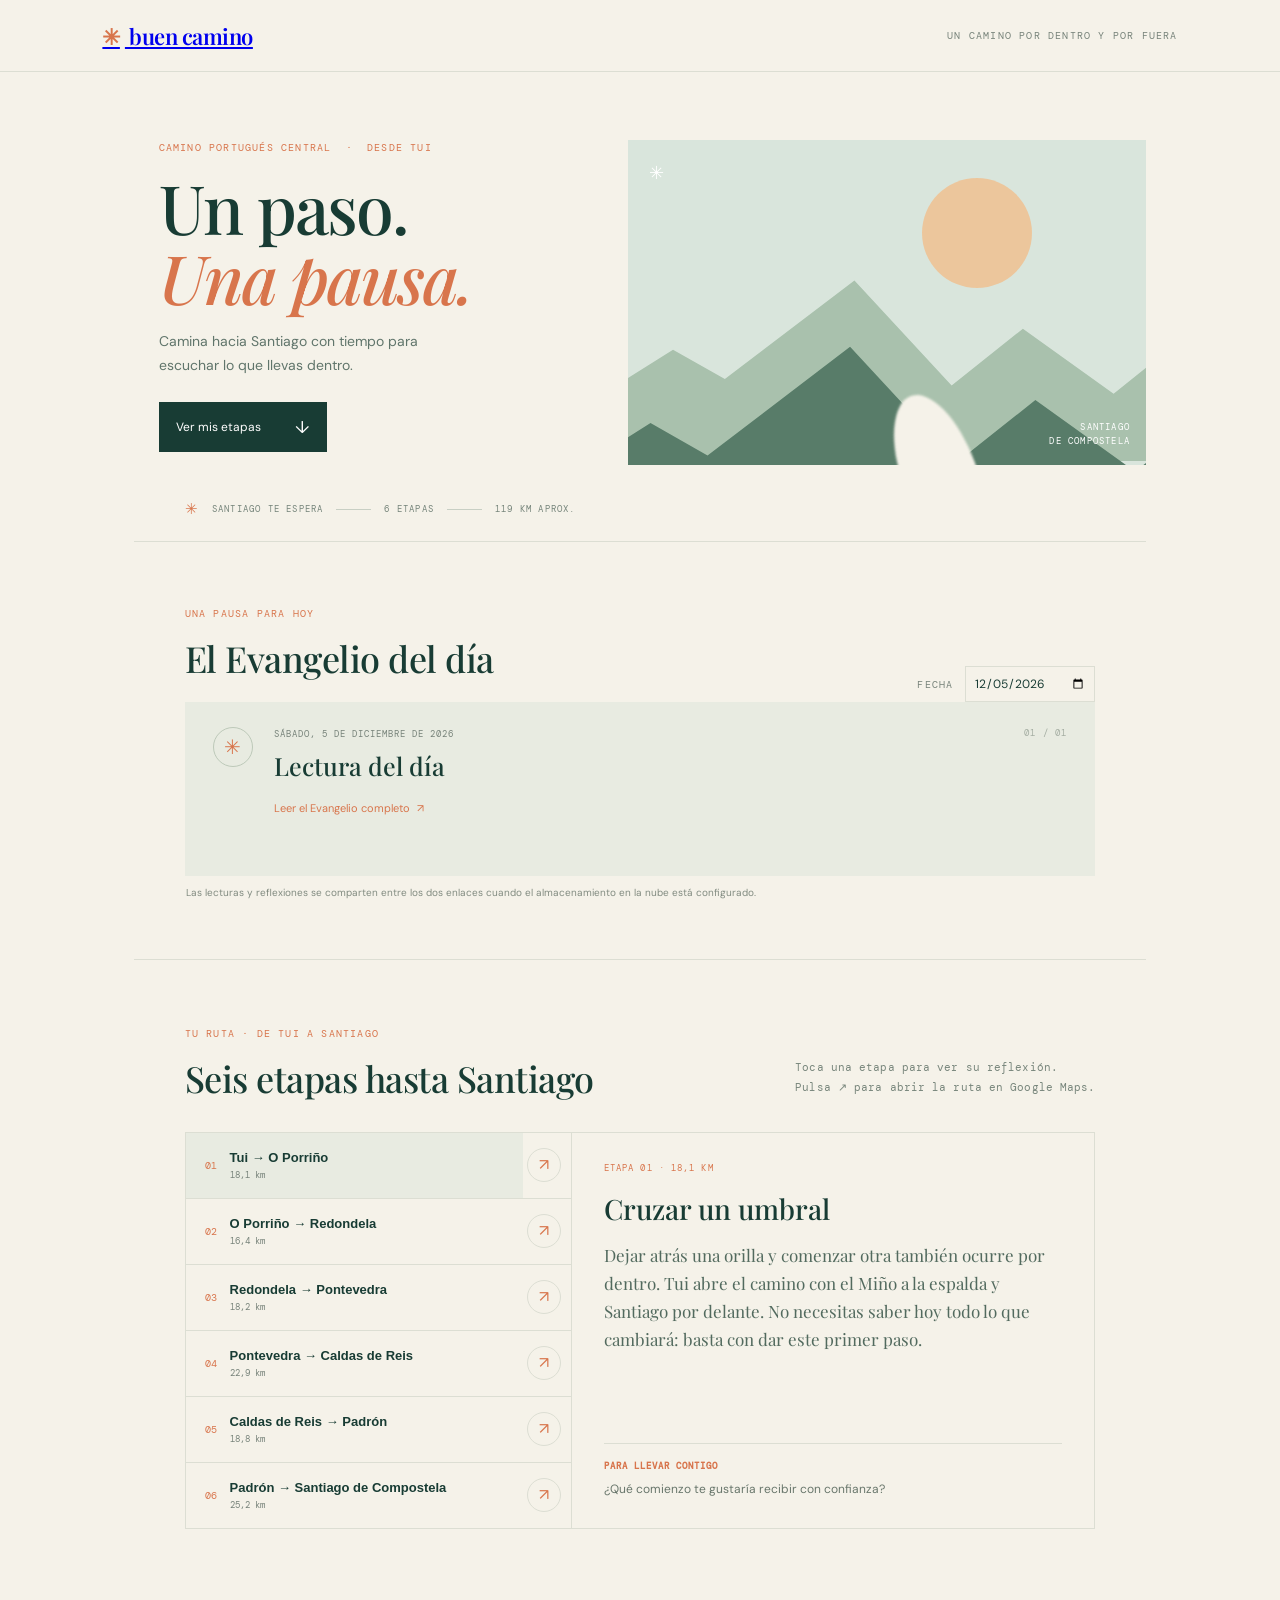
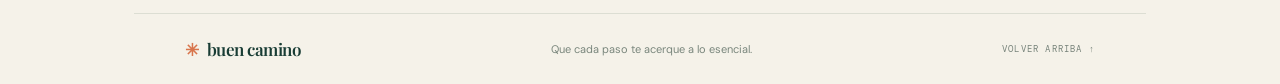
<file: index.html>
<!doctype html>
<html lang="es">
<head>
  <meta charset="utf-8"><meta name="viewport" content="width=device-width, initial-scale=1">
  <meta name="theme-color" content="#f5f2e9"><link rel="manifest" href="manifest.webmanifest"><link rel="icon" href="icon.svg" type="image/svg+xml"><meta name="description" content="Tu camino, paso a paso: etapas, reflexión y Evangelio del día.">
  <title>Buen Camino — una pausa en la ruta</title><link rel="stylesheet" href="styles.css">
</head>
<body>
  <header class="topbar"><a class="brand" href="#inicio"><span class="shell">✳</span> buen camino</a><span class="top-note">UN CAMINO POR DENTRO Y POR FUERA</span></header>
  <main id="inicio">
    <section class="hero">
      <div class="hero-copy"><p class="eyebrow">CAMINO PORTUGUÉS CENTRAL <span>·</span> DESDE TUI</p><h1>Un paso.<br><em>Una pausa.</em></h1><p class="intro">Camina hacia Santiago con tiempo para escuchar lo que llevas dentro.</p><a class="button button-dark" href="#etapas">Ver mis etapas <span>↓</span></a></div>
      <div class="hero-art" aria-label="Ilustración de un sendero hacia las montañas"><div class="sun"></div><div class="ridge ridge-back"></div><div class="ridge ridge-front"></div><div class="path"></div><span class="art-label">SANTIAGO<br>DE COMPOSTELA</span><span class="art-star">✳</span></div>
      <div class="hero-foot"><span>✳</span> SANTIAGO TE ESPERA <span class="foot-line"></span> 6 ETAPAS <span class="foot-line"></span> 119 KM APROX.</div>
    </section>
    <section class="today" aria-labelledby="today-title">
      <div class="today-heading"><div><p class="eyebrow">UNA PAUSA PARA HOY</p><h2 id="today-title">El Evangelio del día</h2></div><label class="date-label">FECHA <input id="reading-date" type="date"></label></div>
      <div class="reading-card"><div class="reading-symbol">✳</div><div class="reading-content"><p id="reading-day" class="reading-day"></p><h3 id="reading-reference">Lc 12, 49-53</h3><p class="reading-caption"></p><p id="reading-text" class="reading-text"></p><div class="reading-links"><a id="reading-link" href="https://www.ewtn.com/es/lecturas/2026-10-22" target="_blank" rel="noreferrer">Leer el Evangelio completo <span>↗</span></a><span class="reading-separator" id="separator-one">·</span><span id="first-reading"></span><span class="reading-separator" id="separator-two">·</span><span id="psalm-reading"></span></div></div><span class="card-index">01 / 01</span></div>
      <details class="edit-panel" id="day-editor" open><summary>Editar lecturas y reflexión de este día</summary><form id="day-form" class="edit-form"><label>Evangelio (referencia)<input name="reference" placeholder="Ej.: Lc 12, 49-53"></label><label>Evangelista<input name="evangelist" placeholder="Ej.: san Lucas"></label><label>Evangelio (texto o notas)<textarea name="gospelText" rows="3" placeholder="Escribe o pega aquí el Evangelio..."></textarea></label><div class="form-row"><label>Primera lectura<input name="first" placeholder="Ej.: Ef 3, 14-21"></label><label>Salmo<input name="psalm" placeholder="Ej.: Salmo 32"></label></div><label>Reflexión del día<textarea name="reflection" rows="3" placeholder="Tu reflexión para esta jornada..."></textarea></label><button class="button button-dark" type="submit">Guardar este día <span>✓</span></button><span class="save-status" id="day-save-status" aria-live="polite"></span></form></details><div class="daily-reflection-wrap" id="daily-reflection-wrap"><p id="daily-reflection" class="daily-reflection"></p></div><p class="source-note">Las lecturas y reflexiones se comparten entre los dos enlaces cuando el almacenamiento en la nube está configurado.</p>
    </section>
    <section class="stages" id="etapas"><div class="section-heading"><div><p class="eyebrow">TU RUTA · DE TUI A SANTIAGO</p><h2>Seis etapas hasta Santiago</h2></div><p class="section-aside">Toca una etapa para ver su reflexión.<br>Pulsa ↗ para abrir la ruta en Google Maps.</p></div>
      <div class="stage-layout"><nav class="stage-list" aria-label="Etapas del Camino" id="stage-list"></nav><article class="reflection" id="reflection" aria-live="polite"></article></div>
    </section>
    <footer><span class="brand"><span class="shell">✳</span> buen camino</span><span>Que cada paso te acerque a lo esencial.</span><a href="#inicio">VOLVER ARRIBA ↑</a></footer>
  </main><script src="config.js"></script><script src="app.js"></script><script>if ("serviceWorker" in navigator && location.protocol !== "file:") navigator.serviceWorker.register("./sw.js").catch(() => {});</script>
</body></html>
</file>
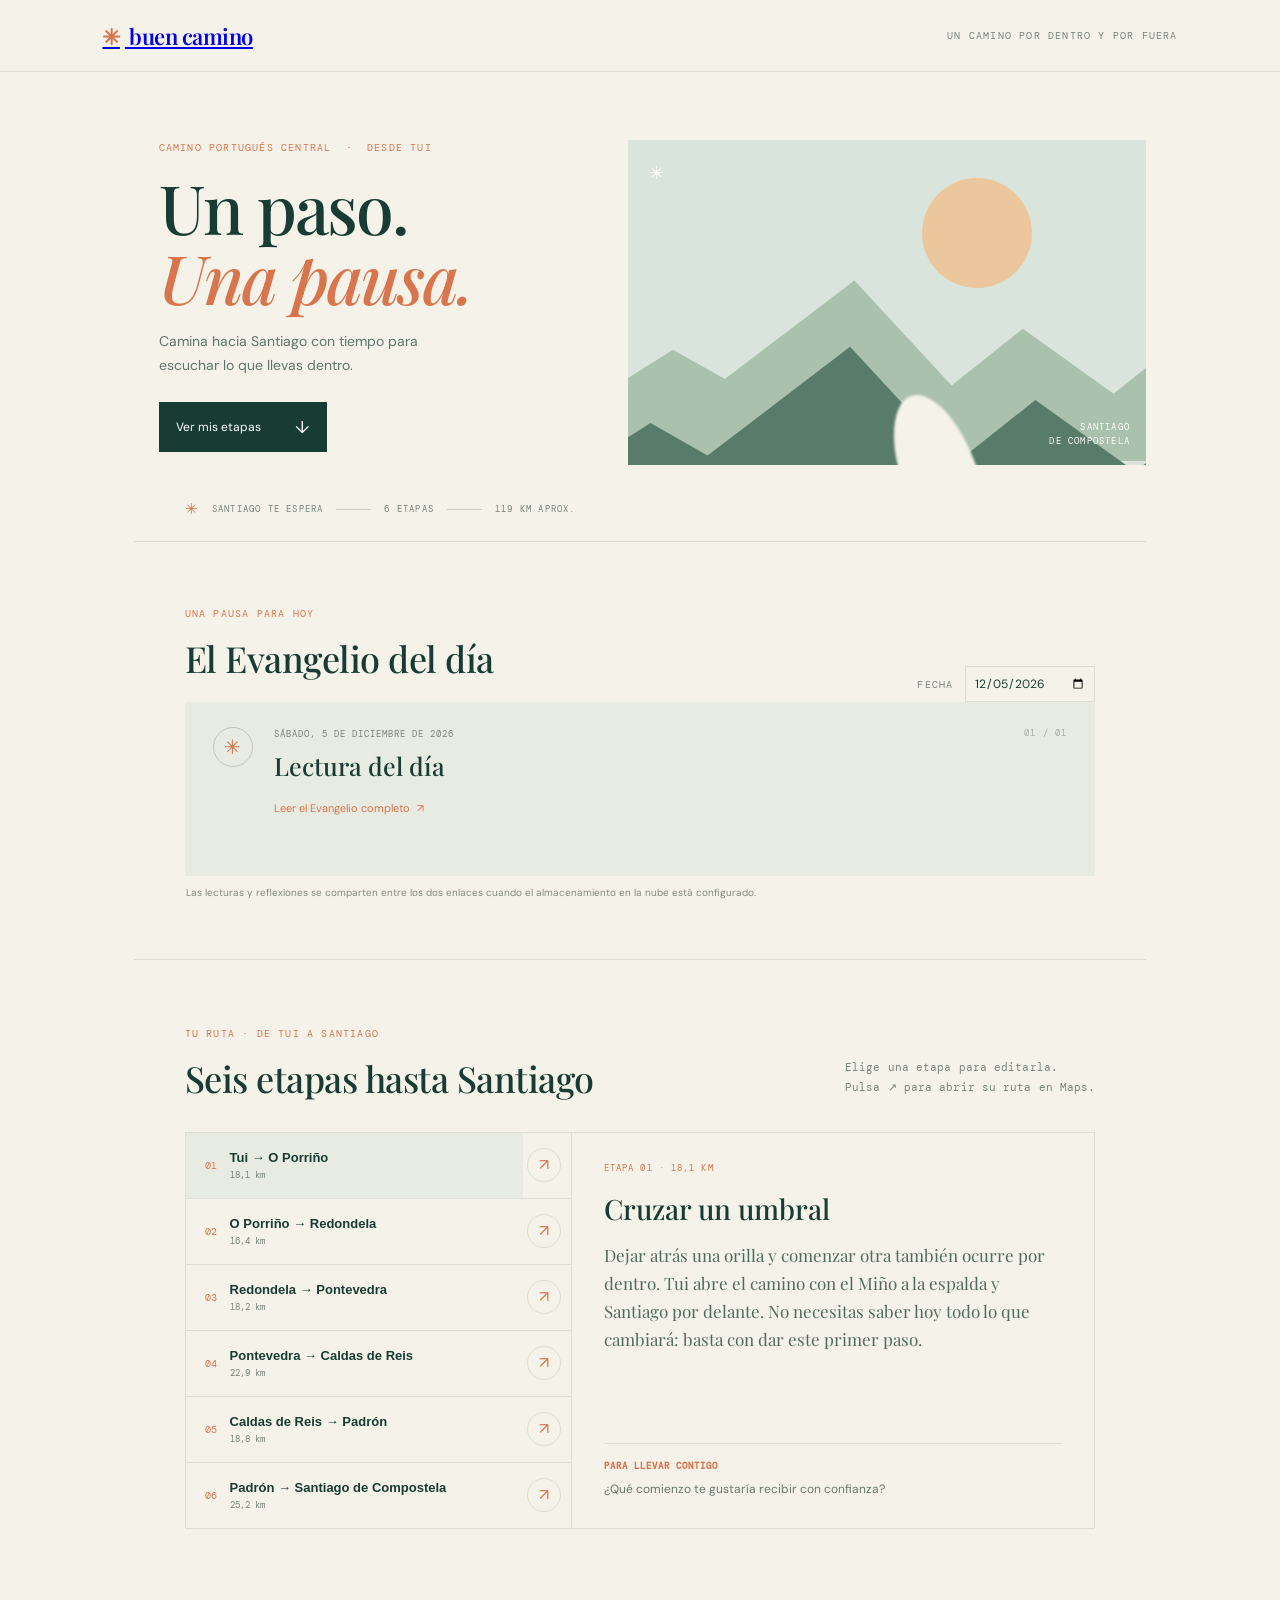
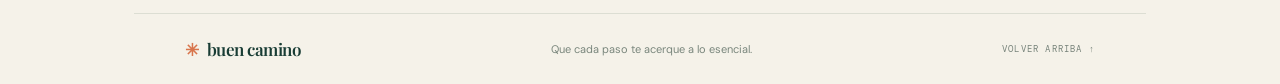
<file: editor.html>
<!doctype html>
<html lang="es">
<head>
  <meta charset="utf-8"><meta name="viewport" content="width=device-width, initial-scale=1">
  <meta name="theme-color" content="#f5f2e9"><link rel="manifest" href="manifest-editor.webmanifest"><link rel="icon" href="icon.svg" type="image/svg+xml"><meta name="description" content="Tu espacio privado para editar lecturas, reflexiones y etapas del Camino.">
  <title>Buen Camino — edición</title><link rel="stylesheet" href="styles.css">
</head>
<body>
  <header class="topbar"><a class="brand" href="#inicio"><span class="shell">✳</span> buen camino</a><span class="top-note">UN CAMINO POR DENTRO Y POR FUERA</span></header>
  <main id="inicio">
    <section class="hero">
      <div class="hero-copy"><p class="eyebrow">CAMINO PORTUGUÉS CENTRAL <span>·</span> DESDE TUI</p><h1>Un paso.<br><em>Una pausa.</em></h1><p class="intro">Camina hacia Santiago con tiempo para escuchar lo que llevas dentro.</p><a class="button button-dark" href="#etapas">Ver mis etapas <span>↓</span></a></div>
      <div class="hero-art" aria-label="Ilustración de un sendero hacia las montañas"><div class="sun"></div><div class="ridge ridge-back"></div><div class="ridge ridge-front"></div><div class="path"></div><span class="art-label">SANTIAGO<br>DE COMPOSTELA</span><span class="art-star">✳</span></div>
      <div class="hero-foot"><span>✳</span> SANTIAGO TE ESPERA <span class="foot-line"></span> 6 ETAPAS <span class="foot-line"></span> 119 KM APROX.</div>
    </section>
    <section class="today" aria-labelledby="today-title">
      <div class="today-heading"><div><p class="eyebrow">UNA PAUSA PARA HOY</p><h2 id="today-title">El Evangelio del día</h2></div><label class="date-label">FECHA <input id="reading-date" type="date"></label></div>
      <div class="reading-card"><div class="reading-symbol">✳</div><div class="reading-content"><p id="reading-day" class="reading-day"></p><h3 id="reading-reference">Lc 12, 49-53</h3><p class="reading-caption"></p><p id="reading-text" class="reading-text"></p><div class="reading-links"><a id="reading-link" href="https://www.ewtn.com/es/lecturas/2026-10-22" target="_blank" rel="noreferrer">Leer el Evangelio completo <span>↗</span></a><span class="reading-separator" id="separator-one">·</span><span id="first-reading"></span><span class="reading-separator" id="separator-two">·</span><span id="psalm-reading"></span></div></div><span class="card-index">01 / 01</span></div>
      <details class="edit-panel" id="day-editor" open><summary>Editar lecturas y reflexión de este día</summary><form id="day-form" class="edit-form"><label>Evangelio (referencia)<input name="reference" placeholder="Ej.: Lc 12, 49-53"></label><label>Evangelista<input name="evangelist" placeholder="Ej.: san Lucas"></label><label>Evangelio (texto o notas)<textarea name="gospelText" rows="3" placeholder="Escribe o pega aquí el Evangelio..."></textarea></label><div class="form-row"><label>Primera lectura<input name="first" placeholder="Ej.: Ef 3, 14-21"></label><label>Salmo<input name="psalm" placeholder="Ej.: Salmo 32"></label></div><label>Reflexión del día<textarea name="reflection" rows="3" placeholder="Tu reflexión para esta jornada..."></textarea></label><button class="button button-dark" type="submit">Guardar este día <span>✓</span></button><span class="save-status" id="day-save-status" aria-live="polite"></span></form></details><div class="daily-reflection-wrap" id="daily-reflection-wrap"><p id="daily-reflection" class="daily-reflection"></p></div><p class="source-note">Las lecturas y reflexiones se comparten entre los dos enlaces cuando el almacenamiento en la nube está configurado.</p>
    </section>
    <section class="stages" id="etapas"><div class="section-heading"><div><p class="eyebrow">TU RUTA · DE TUI A SANTIAGO</p><h2>Seis etapas hasta Santiago</h2></div><p class="section-aside">Elige una etapa para editarla.<br>Pulsa ↗ para abrir su ruta en Maps.</p></div>
      <div class="stage-layout"><nav class="stage-list" aria-label="Etapas del Camino" id="stage-list"></nav><article class="reflection" id="reflection" aria-live="polite"></article></div>
    </section>
    <footer><span class="brand"><span class="shell">✳</span> buen camino</span><span>Que cada paso te acerque a lo esencial.</span><a href="#inicio">VOLVER ARRIBA ↑</a></footer>
  </main><script src="config.js"></script><script src="app.js"></script><script>if ("serviceWorker" in navigator && location.protocol !== "file:") navigator.serviceWorker.register("./sw.js").catch(() => {});</script>
</body></html>
</file>
<file: styles.css>
@import url('https://fonts.googleapis.com/css2?family=DM+Mono:wght@400;500&family=DM+Sans:wght@400;500;600;700&family=Playfair+Display:ital,wght@0,500;0,600;1,500;1,600&display=swap');
:root{--paper:#f5f2e9;--ink:#183c34;--muted:#77837a;--orange:#d8754c;--line:#dcded3;--sage:#dce5d8}*{box-sizing:border-box}html{scroll-behavior:smooth}body{margin:0;background:var(--paper);color:var(--ink);font-family:'DM Sans',sans-serif}.topbar{height:72px;padding:0 8vw;display:flex;align-items:center;justify-content:space-between;border-bottom:1px solid var(--line)}.brand{font-family:'Playfair Display',serif;font-size:22px;font-weight:600;letter-spacing:-.5px}.shell{color:var(--orange);margin-right:5px}.top-note,.eyebrow,.date-label,.hero-foot,.art-label,.section-aside,.card-index,footer>a{font-family:'DM Mono',monospace;font-size:10px;letter-spacing:1.2px}.top-note{color:var(--muted)}main{max-width:1100px;margin:0 auto;padding:0 44px}.hero{min-height:470px;display:grid;grid-template-columns:1fr 1.05fr;position:relative;padding:58px 0 66px;align-items:center;border-bottom:1px solid var(--line)}.hero-copy{padding:0 0 12px 5%}.eyebrow{color:var(--orange);margin:0 0 18px}.eyebrow span{padding:0 7px}h1,h2,h3,p{margin-top:0}h1{font-family:'Playfair Display',serif;font-size:68px;line-height:1.03;letter-spacing:-2px;margin-bottom:18px;font-weight:500}h1 em{color:var(--orange);font-weight:500}.intro{max-width:320px;line-height:1.7;color:#60756b;font-size:14px;margin-bottom:25px}.button{border:0;text-decoration:none;display:inline-flex;gap:34px;padding:14px 17px;align-items:center;font-size:12px}.button-dark{background:var(--ink);color:white}.button-dark span{font-size:17px}.hero-art{height:325px;background:#d9e5dc;position:relative;overflow:hidden}.sun{width:110px;height:110px;position:absolute;background:#efc496;border-radius:50%;top:38px;right:22%;opacity:.9}.ridge{position:absolute;left:-10%;width:125%;height:210px;bottom:-30px;clip-path:polygon(0 76%,15% 47%,23% 61%,43% 14%,58% 64%,69% 37%,83% 68%,100% 26%,100% 100%,0 100%)}.ridge-back{background:#a9c1ad;bottom:4px}.ridge-front{background:#587c69;bottom:-70px;transform:scale(1.1)}.path{position:absolute;background:#f5f2e9;width:75px;height:168px;bottom:-94px;left:53%;transform:rotate(-20deg);border-radius:50%;filter:blur(1px)}.art-label{position:absolute;right:16px;bottom:17px;color:white;text-align:right;line-height:1.5;font-size:9px}.art-star{position:absolute;top:21px;left:21px;color:white;font-size:18px}.hero-foot{position:absolute;left:5%;bottom:22px;display:flex;align-items:center;gap:13px;color:#75847a;font-size:9px}.hero-foot>span:first-child{color:var(--orange);font-size:15px}.foot-line{width:35px;height:1px;background:#c8cfc4}.today{padding:65px 5% 60px;border-bottom:1px solid var(--line)}.today-heading,.section-heading{display:flex;align-items:end;justify-content:space-between}.today h2,.section-heading h2{font-family:'Playfair Display',serif;font-size:36px;line-height:1.15;font-weight:500;letter-spacing:-.5px;margin:0 0 23px}.date-label{color:var(--muted);display:flex;align-items:center;gap:12px}.date-label input{font-family:'DM Sans',sans-serif;color:var(--ink);border:1px solid var(--line);background:transparent;padding:8px;font-size:12px}.reading-card{background:#e8ebe1;min-height:174px;padding:25px 28px;display:flex;align-items:flex-start;gap:21px;position:relative}.reading-symbol{width:40px;height:40px;flex:none;border:1px solid #bdc9b9;border-radius:50%;display:grid;place-items:center;color:var(--orange);font-size:20px}.reading-day{font-family:'DM Mono',monospace;text-transform:uppercase;font-size:9px;letter-spacing:1px;color:var(--muted);margin:1px 0 9px}.reading-content h3{font-family:'Playfair Display',serif;font-size:25px;font-weight:500;margin:0 0 3px}.reading-caption{font-size:12px;color:#68766b;margin:0 0 19px}.reading-links{display:flex;flex-wrap:wrap;gap:9px;align-items:center;color:#60756b;font-size:11px}.reading-links a{color:var(--orange);text-decoration:none}.reading-links a:hover{text-decoration:underline}.reading-links a span{padding-left:4px}.reading-separator{color:#a3aca1}.card-index{margin-left:auto;color:#a4ada2;font-size:9px}.source-note{font-size:10px;color:#818b80;margin:10px 0 0 1px}.stages{padding:67px 5% 84px}.section-heading{margin-bottom:32px}.section-heading h2{margin-bottom:0}.section-aside{color:#78867c;line-height:1.8;letter-spacing:.1px;font-size:11px;margin-bottom:2px}.stage-layout{display:grid;grid-template-columns:.85fr 1.15fr;border:1px solid var(--line);min-height:335px}.stage-list{border-right:1px solid var(--line)}.stage-button{background:transparent;color:var(--ink);border:0;border-bottom:1px solid var(--line);width:100%;text-align:left;padding:17px 19px;display:flex;align-items:center;gap:13px;cursor:pointer;transition:background .2s}.stage-button:last-child{border-bottom:0}.stage-button:hover,.stage-button.active{background:#e8ebe1}.stage-num{font-family:'DM Mono',monospace;color:var(--orange);font-size:10px}.stage-city{display:block;font-size:13px;font-weight:600}.stage-km{display:block;color:var(--muted);font-family:'DM Mono',monospace;font-size:9px;margin-top:4px}.stage-arrow{margin-left:auto;color:#89968a}.reflection{padding:29px 32px;display:flex;flex-direction:column}.reflection-label{font-family:'DM Mono',monospace;color:var(--orange);font-size:9px;letter-spacing:1.1px;margin:0 0 16px}.reflection h3{font-family:'Playfair Display',serif;font-size:28px;font-weight:500;margin:0 0 14px}.reflection-text{font-family:'Playfair Display',serif;font-size:17px;line-height:1.65;color:#526a5e;margin:0 0 24px}.question{border-top:1px solid var(--line);padding-top:16px;margin-top:auto}.question strong{font-family:'DM Mono',monospace;color:var(--orange);font-size:9px;letter-spacing:1px;display:block;margin-bottom:8px}.question p{font-size:12px;line-height:1.6;margin:0;color:#68766b}footer{border-top:1px solid var(--line);padding:24px 5%;display:flex;align-items:center;justify-content:space-between;color:#79867c;font-size:11px}footer .brand{color:var(--ink);font-size:17px}footer>a{color:var(--muted);text-decoration:none;font-size:9px}@media(max-width:700px){.topbar{height:60px;padding:0 22px}.top-note{font-size:8px;letter-spacing:.6px}main{padding:0 20px}.hero{grid-template-columns:1fr;padding:46px 0 57px;gap:27px}.hero-copy{padding-left:2%}h1{font-size:58px}.hero-art{height:245px}.hero-foot{left:2%;font-size:8px;gap:8px}.foot-line{width:19px}.today,.stages{padding:48px 2%}.today-heading{align-items:flex-start;gap:12px;flex-direction:column}.today h2,.section-heading h2{font-size:31px;margin-bottom:16px}.date-label{margin-bottom:13px}.reading-card{padding:20px 16px;gap:12px}.reading-symbol{width:33px;height:33px}.reading-content h3{font-size:22px}.reading-links{gap:7px}.card-index{display:none}.section-heading{display:block}.section-aside{margin-top:14px}.stage-layout{grid-template-columns:1fr}.stage-list{border-right:0;border-bottom:1px solid var(--line)}.stage-button{padding:13px 15px}.reflection{padding:24px 19px;min-height:280px}.reflection h3{font-size:26px}footer{padding:20px 2%;flex-wrap:wrap;gap:13px}footer>span:nth-child(2){order:3;width:100%}}
.edit-panel{margin-top:22px;border-top:1px solid var(--line);padding-top:14px}.edit-panel summary{cursor:pointer;font-family:'DM Mono',monospace;font-size:10px;letter-spacing:.5px;color:var(--ink)}.edit-form{padding:17px 0 4px;display:grid;gap:12px}.edit-form label,.stage-edit-label{display:grid;gap:6px;color:#718076;font-family:'DM Mono',monospace;font-size:9px;letter-spacing:.5px}.edit-form input,.edit-form textarea,.stage-edit-label input,.stage-edit-label textarea{width:100%;border:1px solid var(--line);background:#f5f4ee;padding:10px;color:var(--ink);font:12px 'DM Sans',sans-serif;resize:vertical}.edit-form input:focus,.edit-form textarea:focus,.stage-edit-label input:focus,.stage-edit-label textarea:focus{outline:1px solid #829783}.form-row{display:grid;grid-template-columns:1fr 1fr;gap:12px}.edit-form .button,.stage-save{width:max-content;padding:11px 14px;cursor:pointer}.save-status{font-size:10px;color:#60756b}.stage-edit-label{margin-bottom:12px}.stage-save{margin-top:4px}
[hidden]{display:none!important}.reading-text{font-family:'Playfair Display',serif;font-size:15px;line-height:1.7;white-space:pre-wrap;color:#526a5e;margin:12px 0}.daily-reflection-wrap{margin:14px 0 0}.daily-reflection:not(:empty){font-family:'Playfair Display',serif;font-size:17px;line-height:1.6;color:#526a5e;padding:17px 20px;background:#e8ebe1}.stage-edit-label{margin-bottom:12px}.edit-form textarea{min-height:80px}
.stage-row{display:grid;grid-template-columns:minmax(0,1fr) auto;align-items:stretch;border-bottom:1px solid var(--line)}.stage-row:last-child{border-bottom:0}.stage-row .stage-button{border-bottom:0}.stage-map-button{align-self:center;display:grid;place-items:center;width:34px;height:34px;margin:0 10px 0 4px;border:1px solid var(--line);border-radius:50%;color:var(--orange);text-decoration:none;font-size:16px;line-height:1;transition:background .2s,border-color .2s}.stage-map-button:hover,.stage-map-button:focus-visible{background:#f5f2e9;border-color:var(--orange);outline:none}
</file>
